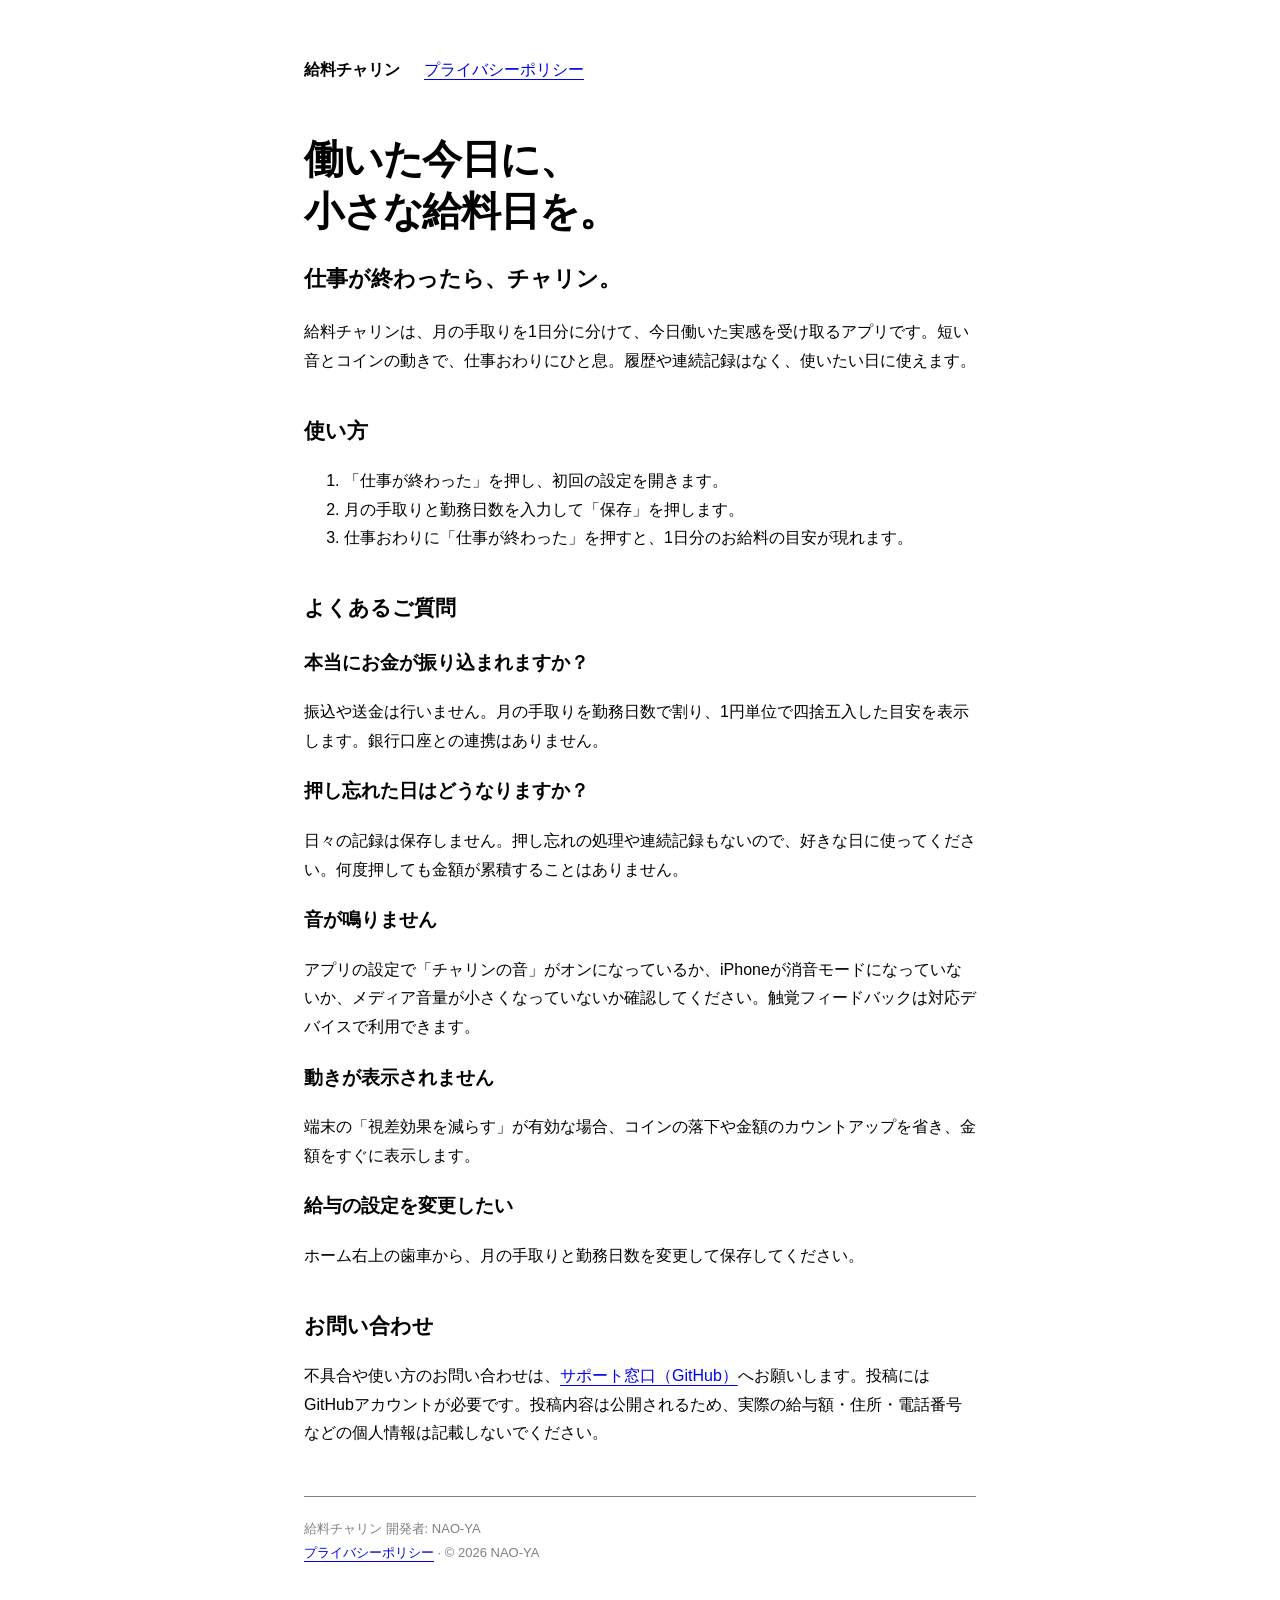
<file: index.html>
<!doctype html>
<html lang="ja"><head><meta charset="utf-8"><meta name="viewport" content="width=device-width,initial-scale=1"><meta name="description" content="給料チャリンの公式サポート。仕事おわりのワンタップで、1日分のお給料を実感するアプリ。"><title>給料チャリン — サポート</title><link rel="stylesheet" href="style.css"></head><body><main>
<nav><strong>給料チャリン</strong><a href="privacy.html">プライバシーポリシー</a></nav>
<h1>働いた今日に、<br>小さな給料日を。</h1>
<p class="lead">仕事が終わったら、チャリン。</p>
<p>給料チャリンは、月の手取りを1日分に分けて、今日働いた実感を受け取るアプリです。短い音とコインの動きで、仕事おわりにひと息。履歴や連続記録はなく、使いたい日に使えます。</p>
<h2>使い方</h2><ol><li>「仕事が終わった」を押し、初回の設定を開きます。</li><li>月の手取りと勤務日数を入力して「保存」を押します。</li><li>仕事おわりに「仕事が終わった」を押すと、1日分のお給料の目安が現れます。</li></ol>
<h2>よくあるご質問</h2>
<h3>本当にお金が振り込まれますか？</h3><p>振込や送金は行いません。月の手取りを勤務日数で割り、1円単位で四捨五入した目安を表示します。銀行口座との連携はありません。</p>
<h3>押し忘れた日はどうなりますか？</h3><p>日々の記録は保存しません。押し忘れの処理や連続記録もないので、好きな日に使ってください。何度押しても金額が累積することはありません。</p>
<h3>音が鳴りません</h3><p>アプリの設定で「チャリンの音」がオンになっているか、iPhoneが消音モードになっていないか、メディア音量が小さくなっていないか確認してください。触覚フィードバックは対応デバイスで利用できます。</p>
<h3>動きが表示されません</h3><p>端末の「視差効果を減らす」が有効な場合、コインの落下や金額のカウントアップを省き、金額をすぐに表示します。</p>
<h3>給与の設定を変更したい</h3><p>ホーム右上の歯車から、月の手取りと勤務日数を変更して保存してください。</p>
<h2>お問い合わせ</h2><p>不具合や使い方のお問い合わせは、<a href="https://github.com/NAO-YA/kyuryou-charin-support/issues/new">サポート窓口（GitHub）</a>へお願いします。投稿にはGitHubアカウントが必要です。投稿内容は公開されるため、実際の給与額・住所・電話番号などの個人情報は記載しないでください。</p>
<footer>給料チャリン 開発者: NAO-YA<br><a href="privacy.html">プライバシーポリシー</a> · © 2026 NAO-YA</footer>
</main></body></html>
</file>
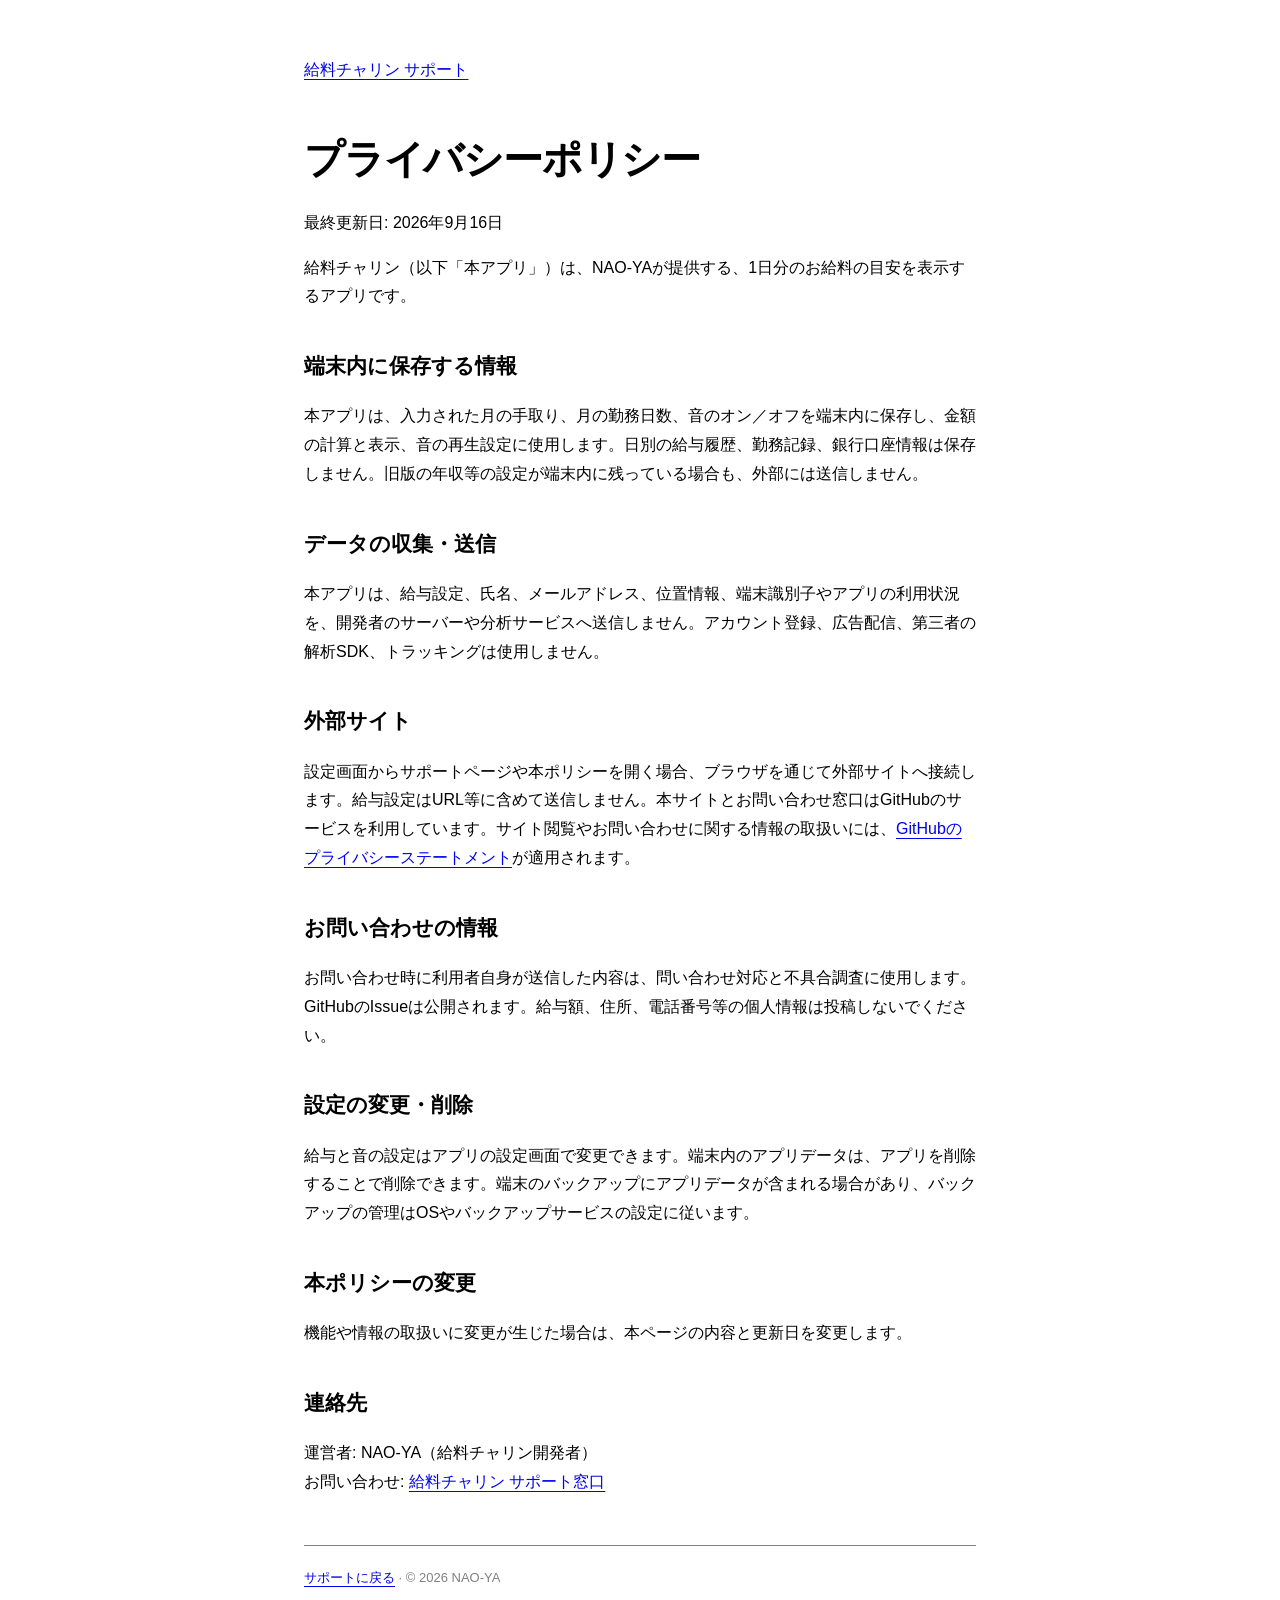
<file: privacy.html>
<!doctype html>
<html lang="ja"><head><meta charset="utf-8"><meta name="viewport" content="width=device-width,initial-scale=1"><title>プライバシーポリシー — 給料チャリン</title><link rel="stylesheet" href="style.css"></head><body><main>
<nav><a href="index.html">給料チャリン サポート</a></nav><h1>プライバシーポリシー</h1><p>最終更新日: 2026年9月16日</p>
<p>給料チャリン（以下「本アプリ」）は、NAO-YAが提供する、1日分のお給料の目安を表示するアプリです。</p>
<h2>端末内に保存する情報</h2><p>本アプリは、入力された月の手取り、月の勤務日数、音のオン／オフを端末内に保存し、金額の計算と表示、音の再生設定に使用します。日別の給与履歴、勤務記録、銀行口座情報は保存しません。旧版の年収等の設定が端末内に残っている場合も、外部には送信しません。</p>
<h2>データの収集・送信</h2><p>本アプリは、給与設定、氏名、メールアドレス、位置情報、端末識別子やアプリの利用状況を、開発者のサーバーや分析サービスへ送信しません。アカウント登録、広告配信、第三者の解析SDK、トラッキングは使用しません。</p>
<h2>外部サイト</h2><p>設定画面からサポートページや本ポリシーを開く場合、ブラウザを通じて外部サイトへ接続します。給与設定はURL等に含めて送信しません。本サイトとお問い合わせ窓口はGitHubのサービスを利用しています。サイト閲覧やお問い合わせに関する情報の取扱いには、<a href="https://docs.github.com/ja/site-policy/privacy-policies/github-general-privacy-statement">GitHubのプライバシーステートメント</a>が適用されます。</p>
<h2>お問い合わせの情報</h2><p>お問い合わせ時に利用者自身が送信した内容は、問い合わせ対応と不具合調査に使用します。GitHubのIssueは公開されます。給与額、住所、電話番号等の個人情報は投稿しないでください。</p>
<h2>設定の変更・削除</h2><p>給与と音の設定はアプリの設定画面で変更できます。端末内のアプリデータは、アプリを削除することで削除できます。端末のバックアップにアプリデータが含まれる場合があり、バックアップの管理はOSやバックアップサービスの設定に従います。</p>
<h2>本ポリシーの変更</h2><p>機能や情報の取扱いに変更が生じた場合は、本ページの内容と更新日を変更します。</p>
<h2>連絡先</h2><p>運営者: NAO-YA（給料チャリン開発者）<br>お問い合わせ: <a href="https://github.com/NAO-YA/kyuryou-charin-support/issues/new">給料チャリン サポート窓口</a></p>
<footer><a href="index.html">サポートに戻る</a> · © 2026 NAO-YA</footer>
</main></body></html>
</file>
<file: style.css>
:root { color-scheme: light dark; font-family: -apple-system, BlinkMacSystemFont, "Helvetica Neue", sans-serif; line-height: 1.8; color: CanvasText; background: Canvas; }
* { box-sizing: border-box; }
body { margin: 0; }
main { max-width: 720px; padding: 56px 24px 72px; margin: auto; }
nav { display: flex; flex-wrap: wrap; gap: 24px; margin-bottom: 48px; }
a { color: LinkText; text-underline-offset: 4px; }
h1 { font-size: clamp(28px, 5vw, 40px); line-height: 1.3; letter-spacing: -.03em; margin-bottom: 24px; }
h2 { margin-top: 36px; font-size: 21px; }
p, li { font-size: 16px; }
.lead { font-size: 22px; font-weight: 600; line-height: 1.6; }
footer { border-top: 1px solid GrayText; margin-top: 48px; padding-top: 20px; font-size: 13px; color: GrayText; }
</file>
